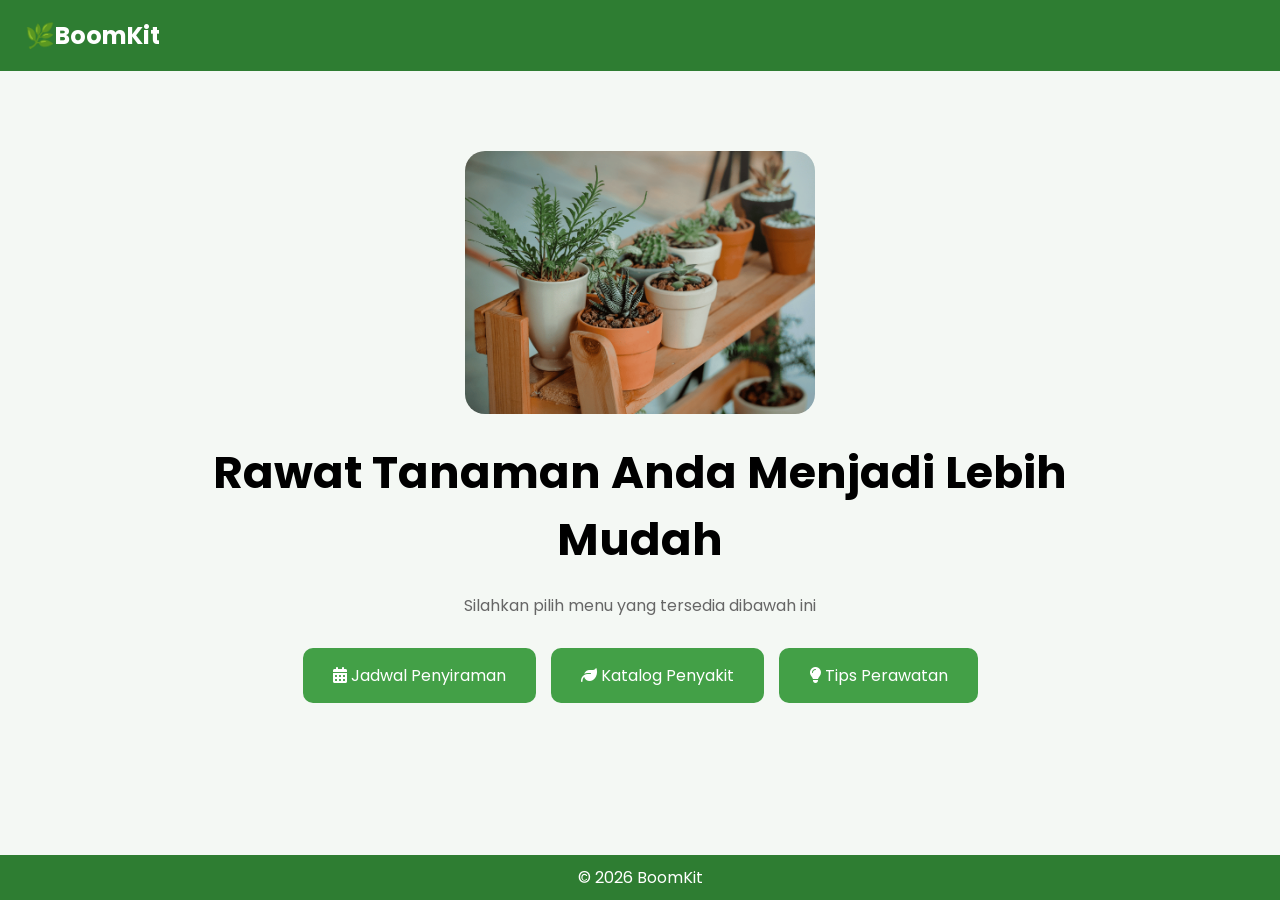
<file: index.html>
<!DOCTYPE html>
<html lang="id">
    <head>
        <meta charset="UTF-8">
        <meta name="viewport" content="width=device-width, initial-scale=1.0">
        <title>BoomKitWeb</title>
        <link rel="stylesheet" href="style.css">
        <link href="https://fonts.googleapis.com/css2?family=Poppins:wght@300;400;600;700&display=swap" rel="stylesheet">
        <link rel="stylesheet"
        href="https://cdnjs.cloudflare.com/ajax/libs/font-awesome/6.6.0/css/all.min.css">
    </head>

    <body>
        <header>
            <div class="navbar">
                <h2>🌿BoomKit</h2>
            </div>
        </header>

        <section class="main">
            <img src="Tanaman.png" alt="Tanaman">

            <h1>Rawat Tanaman Anda Menjadi Lebih Mudah</h1>

            <p>    
                Silahkan pilih menu yang tersedia dibawah ini
            </p>

            <div class="buttons">
                <a href="jadwal.html" class="btn">
                    <i class="fa-solid fa-calendar-days"></i>
                    Jadwal Penyiraman
                </a>
                <a href="penyakit.html" class="btn">
                    <i class="fa-solid fa-leaf"></i>
                    Katalog Penyakit
                </a>
                <a href="tips.html" class="btn">
                    <i class="fa-solid fa-lightbulb"></i>
                    Tips Perawatan
                </a>
            </div>
        </section>

        <footer>
            © 2026 BoomKit
        </footer>
    </body>
</html>
</file>
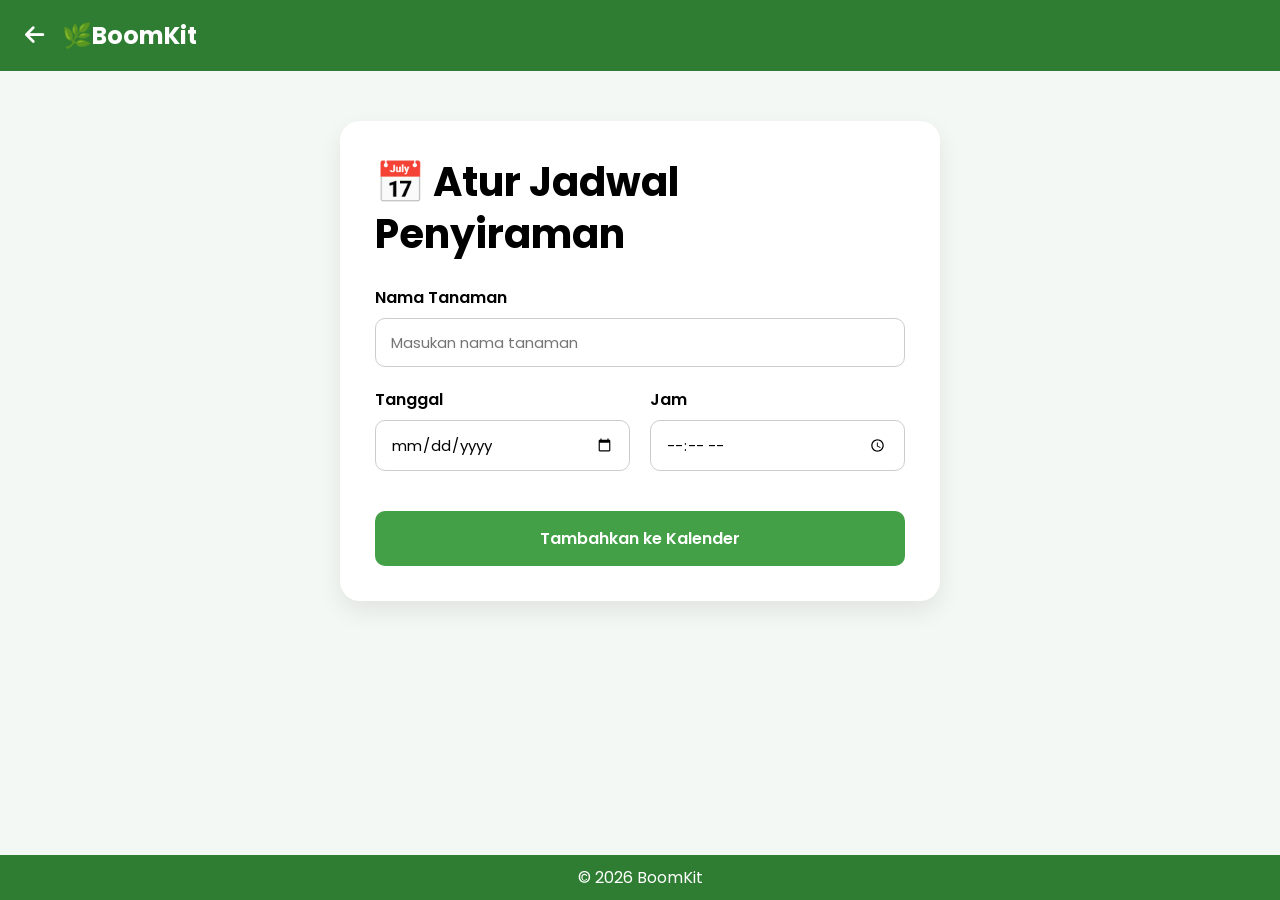
<file: jadwal.html>
<!DOCTYPE html>
<html lang="id">
    <head>
        <meta charset="UTF-8">
        <meta name="viewport" content="width=device-width, initial-scale=1.0">
        <title>BoomKitWeb</title>
        <link rel="stylesheet" href="style.css">
        <link href="https://fonts.googleapis.com/css2?family=Poppins:wght@300;400;600;700&display=swap" rel="stylesheet">
        <link rel="stylesheet"
        href="https://cdnjs.cloudflare.com/ajax/libs/font-awesome/6.6.0/css/all.min.css">
    </head>

    <body>
        <header>
            <div class="navbar">
                <a href="index.html">
                    <i class="fa-solid fa-arrow-left"></i>
                </a>

                <h2>🌿BoomKit</h2>

            </div>
        </header>

        <section id="jadwal">
            <div class="card">

                <h2>📅 Atur Jadwal Penyiraman</h2>

                <div class="form-group">
                    <label>Nama Tanaman</label>
                    <input type="text"
                        id="tanaman"
                        placeholder="Masukan nama tanaman">
                </div>

                <div class="row">
                    <div class="form-group">
                        <label>Tanggal</label>
                        <input type="date" id="tanggal">
                    </div>

                    <div class="form-group">
                        <label>Jam</label>
                        <input type="time" id="jam">
                    </div>
                </div>

                <button class="btn" onclick="tambahKalender()">
                    Tambahkan ke Kalender
                </button>
            </div>
        </section>

        <footer>
            © 2026 BoomKit
        </footer>
        <script src="script.js"></script>
    </body>
</html>
</file>
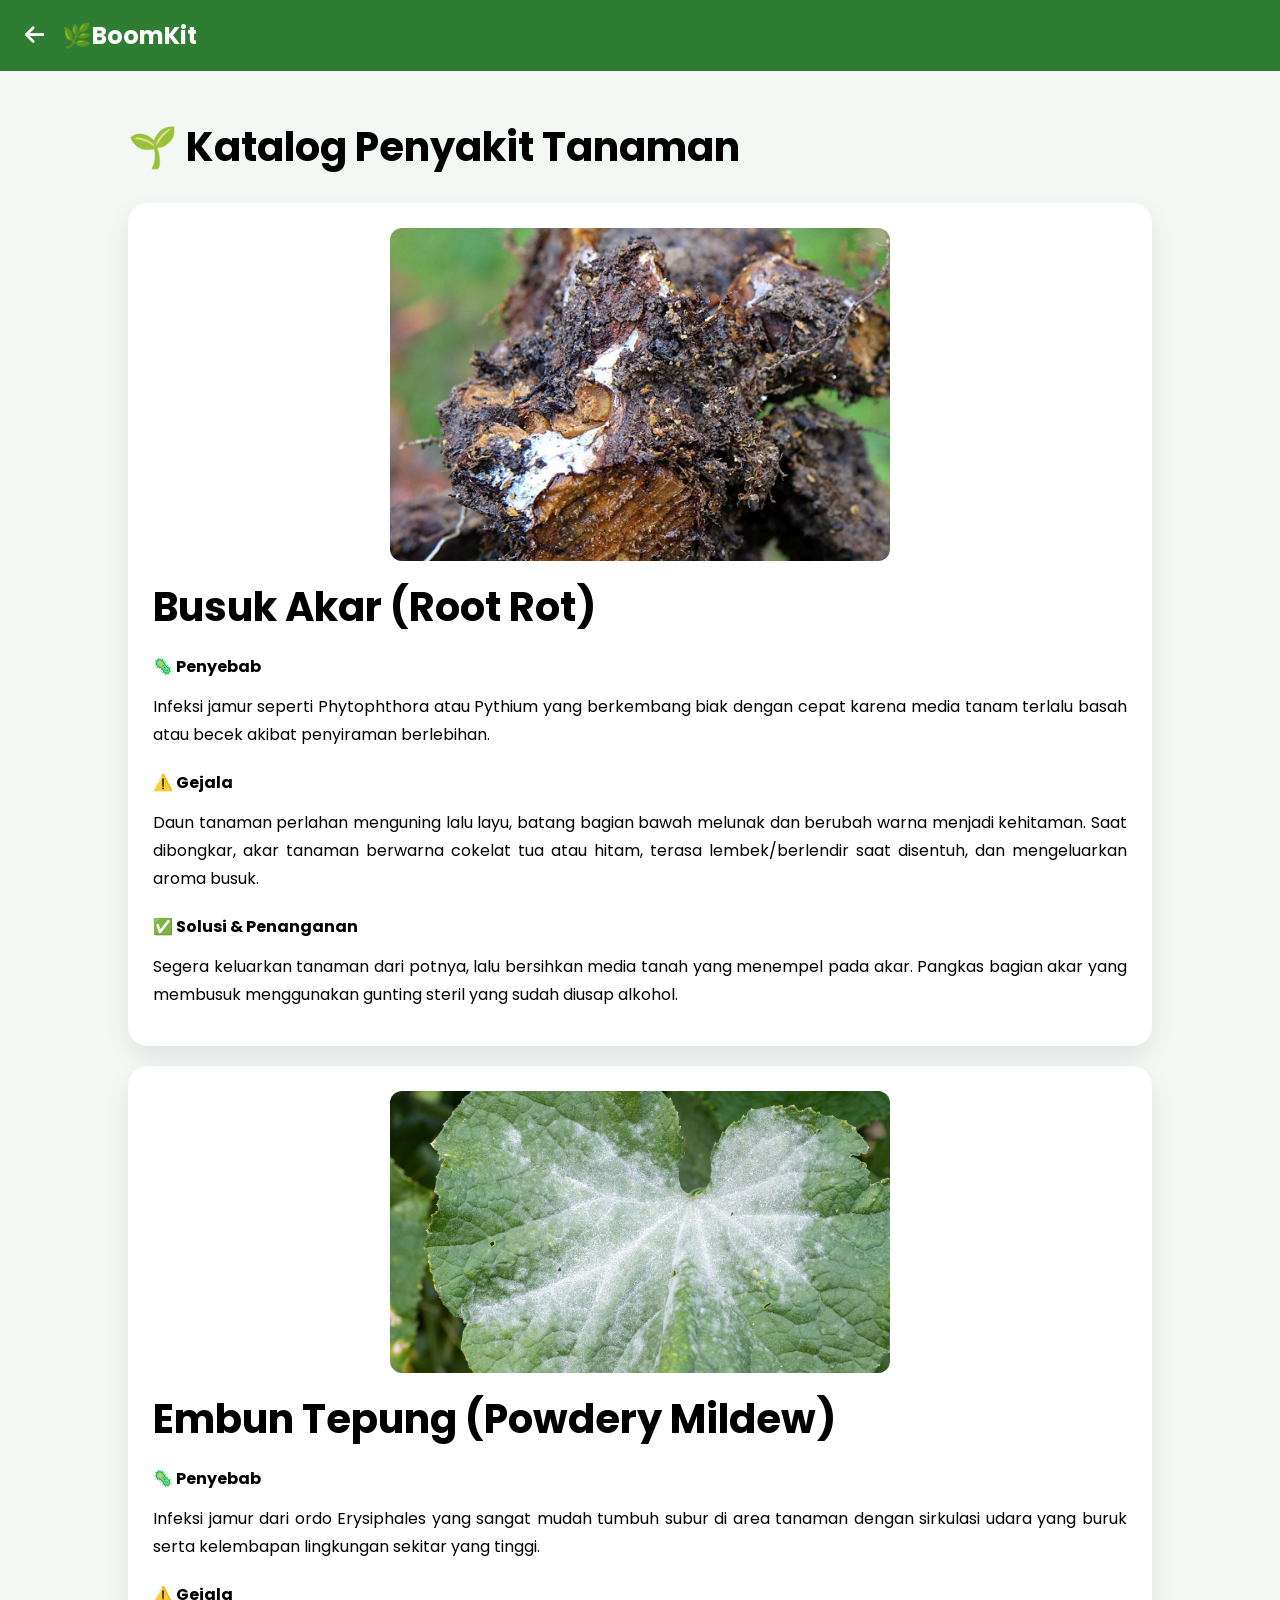
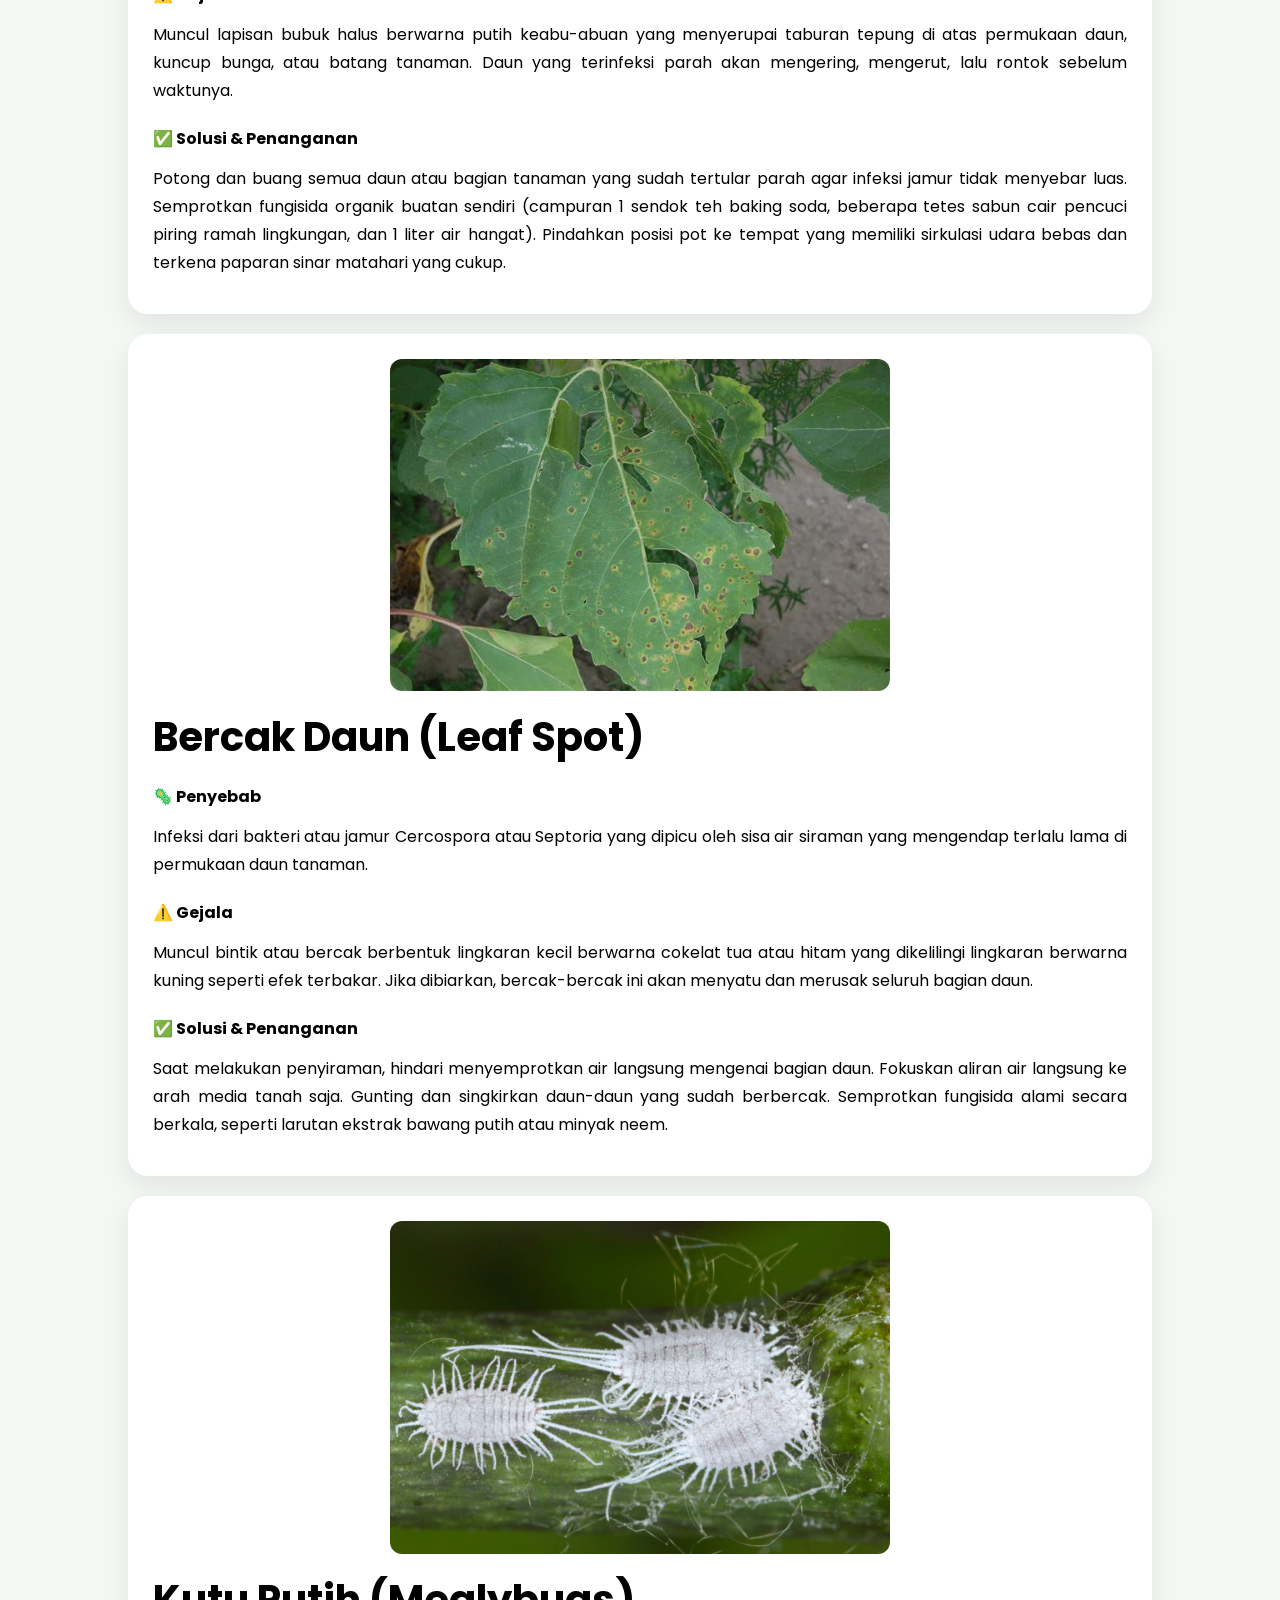
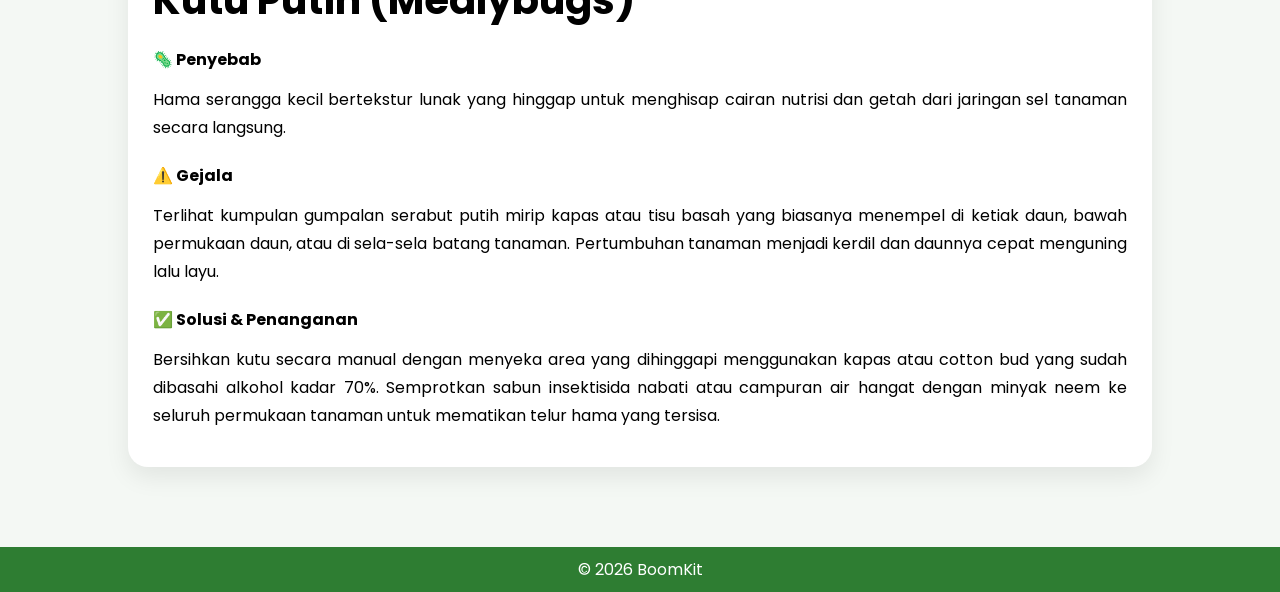
<file: penyakit.html>
<!DOCTYPE html>
<html lang="id">
    <head>
        <meta charset="UTF-8">
        <meta name="viewport" content="width=device-width, initial-scale=1.0">
        <title>BoomKitWeb</title>
        <link rel="stylesheet" href="style.css">
        <link href="https://fonts.googleapis.com/css2?family=Poppins:wght@300;400;600;700&display=swap" rel="stylesheet">
        <link rel="stylesheet"
        href="https://cdnjs.cloudflare.com/ajax/libs/font-awesome/6.6.0/css/all.min.css">
    </head>

    <body>
        <header>
            <div class="navbar">
                <a href="index.html">
                    <i class="fa-solid fa-arrow-left"></i>
                </a>

                <h2>🌿BoomKit</h2>

            </div>
        </header>

        <section id="penyakit">

            <h2>🌱 Katalog Penyakit Tanaman</h2>

            <div class="grid">
                <div class="disease">
                    <div><img src="busukakar.jpg">
                    </div>
                    <h2>Busuk Akar (Root Rot)</h2>

                    <p class="section-title">
                        🦠 Penyebab
                    </p>
                    <p>
                    Infeksi jamur seperti Phytophthora atau Pythium yang berkembang biak dengan cepat karena media tanam terlalu basah atau becek 
                    akibat penyiraman berlebihan.
                    </p>

                    <p class="section-title">
                        ⚠️ Gejala
                    </p>
                    <p>
                    Daun tanaman perlahan menguning lalu layu, batang bagian bawah melunak dan berubah warna menjadi kehitaman. Saat dibongkar, 
                    akar tanaman berwarna cokelat tua atau hitam, terasa lembek/berlendir saat disentuh, dan mengeluarkan aroma busuk.
                    </p>

                    <p class="section-title">
                        ✅ Solusi & Penanganan
                    </p>
                    <p>
                    Segera keluarkan tanaman dari potnya, lalu bersihkan media tanah yang menempel pada akar.
                    Pangkas bagian akar yang membusuk menggunakan gunting steril yang sudah diusap alkohol.
                    </p>
                </div>

                <div class="disease">
                    <img src="embuntepung.jpg">

                    <h2>Embun Tepung (Powdery Mildew)</h2>

                    <p class="section-title">
                        🦠 Penyebab
                    </p>
                    <p>
                    Infeksi jamur dari ordo Erysiphales yang sangat mudah tumbuh subur di area tanaman dengan sirkulasi udara yang buruk 
                    serta kelembapan lingkungan sekitar yang tinggi.
                    </p>

                    <p class="section-title">
                        ⚠️ Gejala
                    </p>
                    <p>
                    Muncul lapisan bubuk halus berwarna putih keabu-abuan yang menyerupai taburan tepung di atas permukaan daun, kuncup bunga, 
                    atau batang tanaman. Daun yang terinfeksi parah akan mengering, mengerut, lalu rontok sebelum waktunya.
                    </p>

                    <p class="section-title">
                        ✅ Solusi & Penanganan
                    </p>
                    <p>
                    Potong dan buang semua daun atau bagian tanaman yang sudah tertular parah agar infeksi jamur tidak menyebar luas.
                    Semprotkan fungisida organik buatan sendiri (campuran 1 sendok teh baking soda, beberapa tetes sabun cair pencuci piring ramah lingkungan, 
                    dan 1 liter air hangat). Pindahkan posisi pot ke tempat yang memiliki sirkulasi udara bebas dan terkena paparan sinar matahari yang cukup.
                    </p>
                </div>

                <div class="disease">
                    <img src="bercakdaun.jpg">

                    <h2>Bercak Daun (Leaf Spot)</h2>

                    <p class="section-title">
                        🦠 Penyebab
                    </p>
                    <p>
                    Infeksi dari bakteri atau jamur Cercospora atau Septoria yang dipicu oleh sisa air siraman yang mengendap terlalu 
                    lama di permukaan daun tanaman.
                    </p>

                    <p class="section-title">
                        ⚠️ Gejala
                    </p>
                    <p>
                    Muncul bintik atau bercak berbentuk lingkaran kecil berwarna cokelat tua atau hitam yang dikelilingi lingkaran 
                    berwarna kuning seperti efek terbakar. Jika dibiarkan, bercak-bercak ini akan menyatu dan merusak seluruh bagian daun.
                    </p>

                    <p class="section-title">
                        ✅ Solusi & Penanganan
                    </p>
                    <p>
                    Saat melakukan penyiraman, hindari menyemprotkan air langsung mengenai bagian daun. Fokuskan aliran air langsung ke arah media tanah saja.
                    Gunting dan singkirkan daun-daun yang sudah berbercak. Semprotkan fungisida alami secara berkala, seperti larutan 
                    ekstrak bawang putih atau minyak neem.
                    </p>
                </div>

                <div class="disease">
                    <img src="kutuputih.jpg">

                    <h2>Kutu Putih (Mealybugs)</h2>

                    <p class="section-title">
                        🦠 Penyebab
                    </p>
                    <p>
                    Hama serangga kecil bertekstur lunak yang hinggap untuk menghisap cairan nutrisi dan getah dari jaringan sel tanaman 
                    secara langsung.
                    </p>

                    <p class="section-title">
                        ⚠️ Gejala
                    </p>
                    <p>
                    Terlihat kumpulan gumpalan serabut putih mirip kapas atau tisu basah yang biasanya menempel di ketiak daun, 
                    bawah permukaan daun, atau di sela-sela batang tanaman. Pertumbuhan tanaman menjadi kerdil dan daunnya cepat 
                    menguning lalu layu.
                    </p>

                    <p class="section-title">
                        ✅ Solusi & Penanganan
                    </p>
                    <p>
                    Bersihkan kutu secara manual dengan menyeka area yang dihinggapi menggunakan kapas atau cotton bud yang sudah 
                    dibasahi alkohol kadar 70%. Semprotkan sabun insektisida nabati atau campuran air hangat dengan minyak neem ke 
                    seluruh permukaan tanaman untuk mematikan telur hama yang tersisa.
                    </p>
                </div>
            </div>
        </section>

        <footer>
            © 2026 BoomKit
        </footer>
    </body>
</html>
</file>
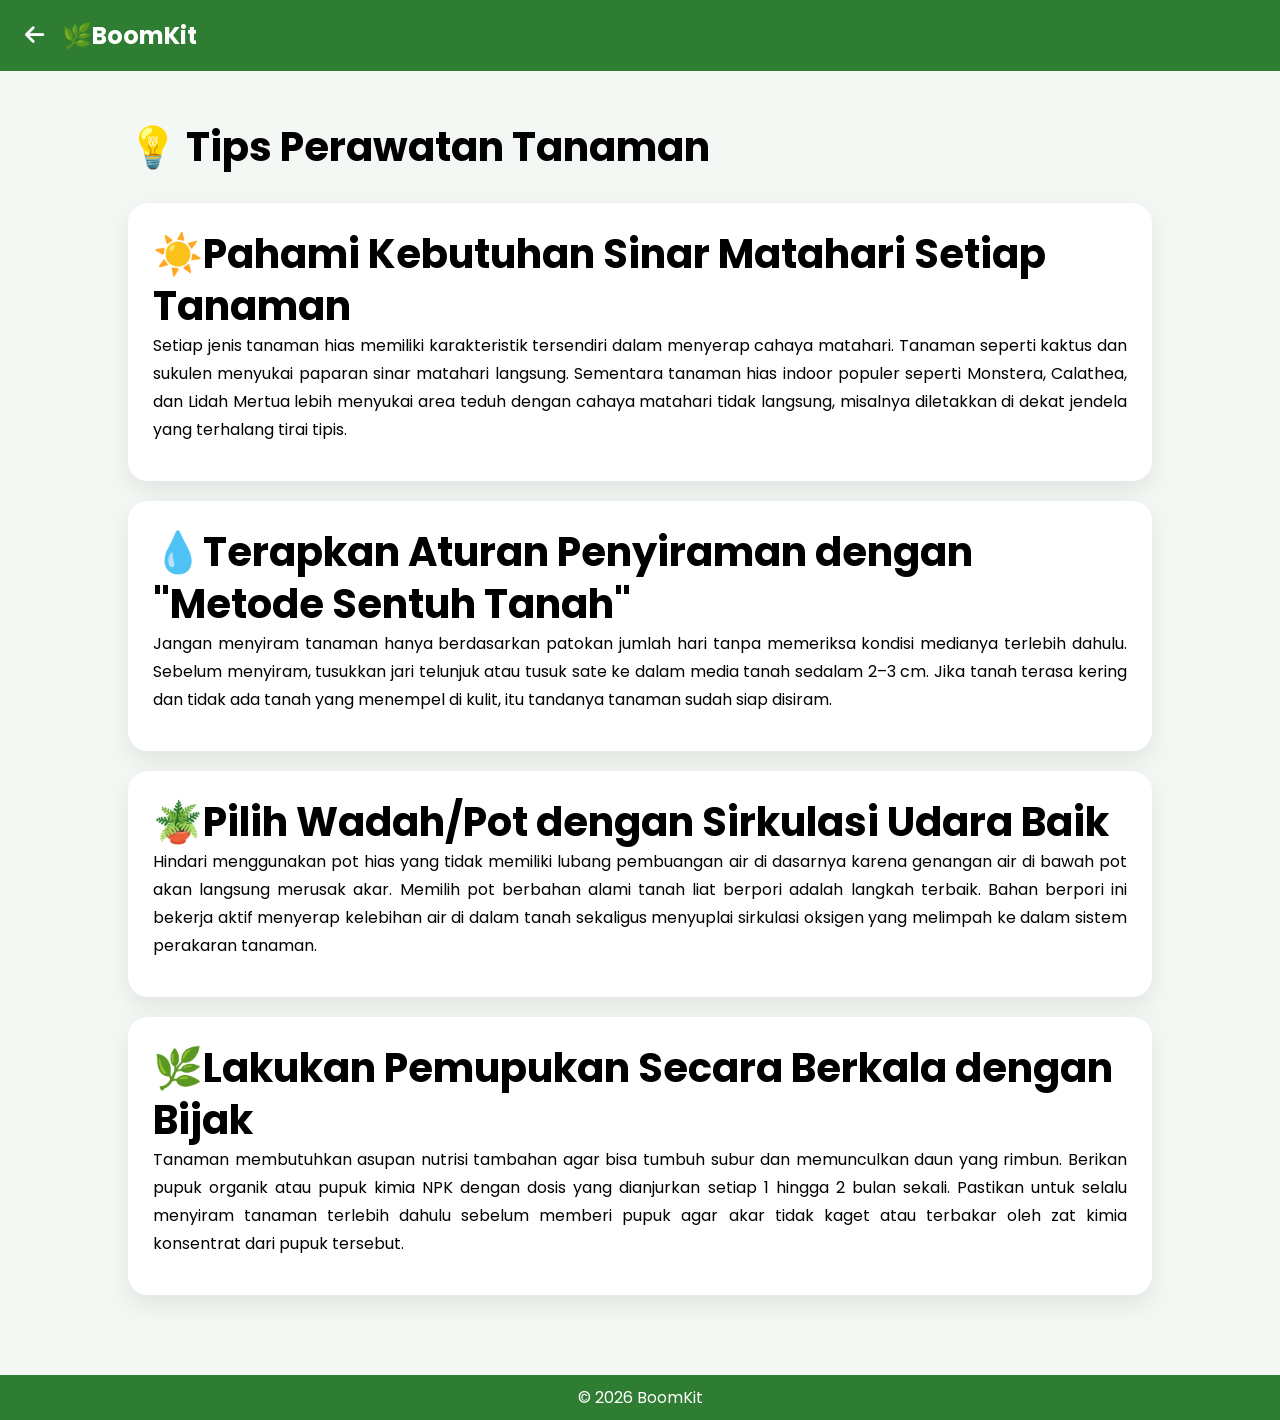
<file: tips.html>
<!DOCTYPE html>
<html lang="id">
    <head>
        <meta charset="UTF-8">
        <meta name="viewport" content="width=device-width, initial-scale=1.0">
        <title>BoomKitWeb</title>
        <link rel="stylesheet" href="style.css">
        <link href="https://fonts.googleapis.com/css2?family=Poppins:wght@300;400;600;700&display=swap" rel="stylesheet">
        <link rel="stylesheet"
        href="https://cdnjs.cloudflare.com/ajax/libs/font-awesome/6.6.0/css/all.min.css">
    </head>

    <body>
        <header>
            <div class="navbar">
                <a href="index.html">
                    <i class="fa-solid fa-arrow-left"></i>
                </a>

                <h2>🌿BoomKit</h2>

            </div>
        </header>

        <section id="tips">

            <h2>💡 Tips Perawatan Tanaman</h2>

            <div class="grid">
                <div class="disease">

                    <h2>☀️Pahami Kebutuhan Sinar Matahari Setiap Tanaman</h2>

                    <p>
                    Setiap jenis tanaman hias memiliki karakteristik tersendiri dalam menyerap cahaya matahari. Tanaman seperti kaktus 
                    dan sukulen menyukai paparan sinar matahari langsung. Sementara tanaman hias indoor populer seperti Monstera, Calathea, dan Lidah Mertua lebih menyukai area teduh dengan cahaya matahari tidak langsung, 
                    misalnya diletakkan di dekat jendela yang terhalang tirai tipis.
                    </p>
                </div>

                <div class="disease">

                    <h2>💧Terapkan Aturan Penyiraman dengan "Metode Sentuh Tanah"</h2>

                    <p>
                    Jangan menyiram tanaman hanya berdasarkan patokan jumlah hari tanpa memeriksa kondisi medianya terlebih dahulu. 
                    Sebelum menyiram, tusukkan jari telunjuk atau tusuk sate ke dalam media tanah sedalam 2–3 cm. Jika tanah terasa 
                    kering dan tidak ada tanah yang menempel di kulit, itu tandanya tanaman sudah siap disiram.
                    </p>
                </div>

                <div class="disease">

                    <h2>🪴Pilih Wadah/Pot dengan Sirkulasi Udara Baik</h2>

                    <p>
                    Hindari menggunakan pot hias yang tidak memiliki lubang pembuangan air di dasarnya karena genangan air di bawah pot 
                    akan langsung merusak akar. Memilih pot berbahan alami tanah liat berpori adalah langkah terbaik. Bahan berpori 
                    ini bekerja aktif menyerap kelebihan air di dalam tanah sekaligus menyuplai sirkulasi oksigen yang melimpah ke 
                    dalam sistem perakaran tanaman.
                    </p>
                </div>

                <div class="disease">

                    <h2>🌿Lakukan Pemupukan Secara Berkala dengan Bijak</h2>

                    <p>
                    Tanaman membutuhkan asupan nutrisi tambahan agar bisa tumbuh subur dan memunculkan daun yang rimbun. Berikan pupuk 
                    organik atau pupuk kimia NPK dengan dosis yang dianjurkan setiap 1 hingga 2 bulan sekali. Pastikan untuk selalu 
                    menyiram tanaman terlebih dahulu sebelum memberi pupuk agar akar tidak kaget atau terbakar oleh zat kimia konsentrat 
                    dari pupuk tersebut.
                    </p>
                </div>
            </div>
        </section>

        <footer>
            © 2026 BoomKit
        </footer>
    </body>
</html>
</file>
<file: style.css>
*{
    margin:0;
    padding:0;
    box-sizing:border-box;
    font-family:Poppins,sans-serif;
}

body{
    background:#f4f8f4;
    display:flex;
    flex-direction:column;
    min-height:100vh;
}

header{
    background:#2E7D32;
    padding:18px 25px;
    width:100%;
}

.navbar{
    display:flex;
    align-items:center;
    gap:18px;
}

.navbar a{
    color:white;
    font-size:22px;
}

.navbar h2{
    color:white;
    font-size:24px;
    margin:0;
}

.main{
    text-align:center;
    padding:60px 10%;
}

.main img{
    width:100%;
    max-width:350px;
    height:auto;
    display:block;
    margin:20px auto;
    border-radius:20px;
}

.main h1{
    margin-top:25px;
    font-size:clamp(2rem,5vw,2.8rem);
}

.main p{
    margin:20px auto;
    max-width:700px;
    color:#666;
}

.buttons{
    display:flex;
    justify-content:center;
    gap:15px;
    margin-top:30px;
    flex-wrap:wrap;
}

.btn{
    background:#43a047;
    color:white;
    padding:15px 30px;
    border-radius:10px;
    text-decoration:none;
    transition:.3s;
}

.btn:hover{
    background:#2e7d32;
}

section{
    flex:1;
    padding:50px 10%;
}

.section-title{
    color:black;
    font-weight:bold;
    margin-top:20px;
}

.card{
    background:#fff;
    padding:35px;
    border-radius:20px;
    max-width:600px;
    margin:auto;
    box-shadow:0 10px 25px rgba(0,0,0,.08);
    width:100%;
    max-width:600px;
}

.tip-card{
    padding:20px;
    border-radius:20px;
}

.tip-card p{
    text-align: left;
    line-height: 1.8;
}

.tip-card h2{
    font-size:clamp(1.5rem,5vw,2.3rem);
    line-height:1.3;
}

.card h2{
    margin-bottom:25px;
}

.form-group{
    display:flex;
    flex-direction:column;
    margin-bottom:20px;
}

.form-group label{
    margin-bottom:8px;
    font-weight:600;
}

.form-group input{
    padding:12px 15px;
    border:1px solid #ccc;
    border-radius:10px;
    font-size:15px;
}

.row{
    display:flex;
    gap:20px;
}

.row .form-group{
    flex:1;
}

input{
    width:100%;
}

button{
    width:100%;
    margin-top:20px;
    padding:15px;
    border:none;
    border-radius:12px;
    background:#43a047;
    color:white;
    font-size:16px;
    font-weight:600;
    cursor:pointer;
    transition:.3s;
}

button:hover{
    background:#2e7d32;
}

.grid{
    display: flex;
    flex-direction: column;
    gap: 20px;
    width: 100%;
    max-width: 1200px;
    margin: 30px auto;
}

.disease{
    background:#fff;
    overflow:hidden;
    border-radius:20px;
    padding:25px;
    box-shadow:0 10px 25px rgba(0,0,0,.08);
    transition:.3s;
}

.disease:hover{
    transform:translateY(-8px);
    box-shadow:0 18px 35px rgba(0,0,0,.15);
}

.disease img{
    width:100%;
    max-width:500px;
    height:auto;
    display:block;
    margin:0 auto 20px;
    object-fit:cover;
    border-radius:12px;
}

.disease p{
    line-height:28px;
    text-align: justify;
    margin-bottom:12px;
}

footer{
    text-align:center;
    padding:10px;
    background:#2E7D32;
    color:white;
    width:100%;
    margin-top:auto;
}

#penyakit h2,
#jadwal h2,
#tips h2{

    font-size:clamp(1.8rem,4vw,2.5rem);
    line-height:1.3;
    word-break:break-word;

}

@media (max-width:768px){

    header{
        padding:15px 20px;
    }

    .navbar h2{
        font-size:22px;
    }

    .main{
        padding:40px 20px;
    }

    .main h1{
        font-size:34px;
        line-height:1.3;
    }

    .main p{
        font-size:16px;
    }

    .buttons{
        flex-direction:column;
        align-items:center;
    }

    .btn{
        width:100%;
        max-width:300px;
        text-align:center;
    }

    .card{
        padding:25px;
    }

    .row{
        flex-direction:column;
        gap:15px;
    }

    section{
        padding:25px 18px;
    }

    .disease{
        padding:20px;
    }

}
</file>
